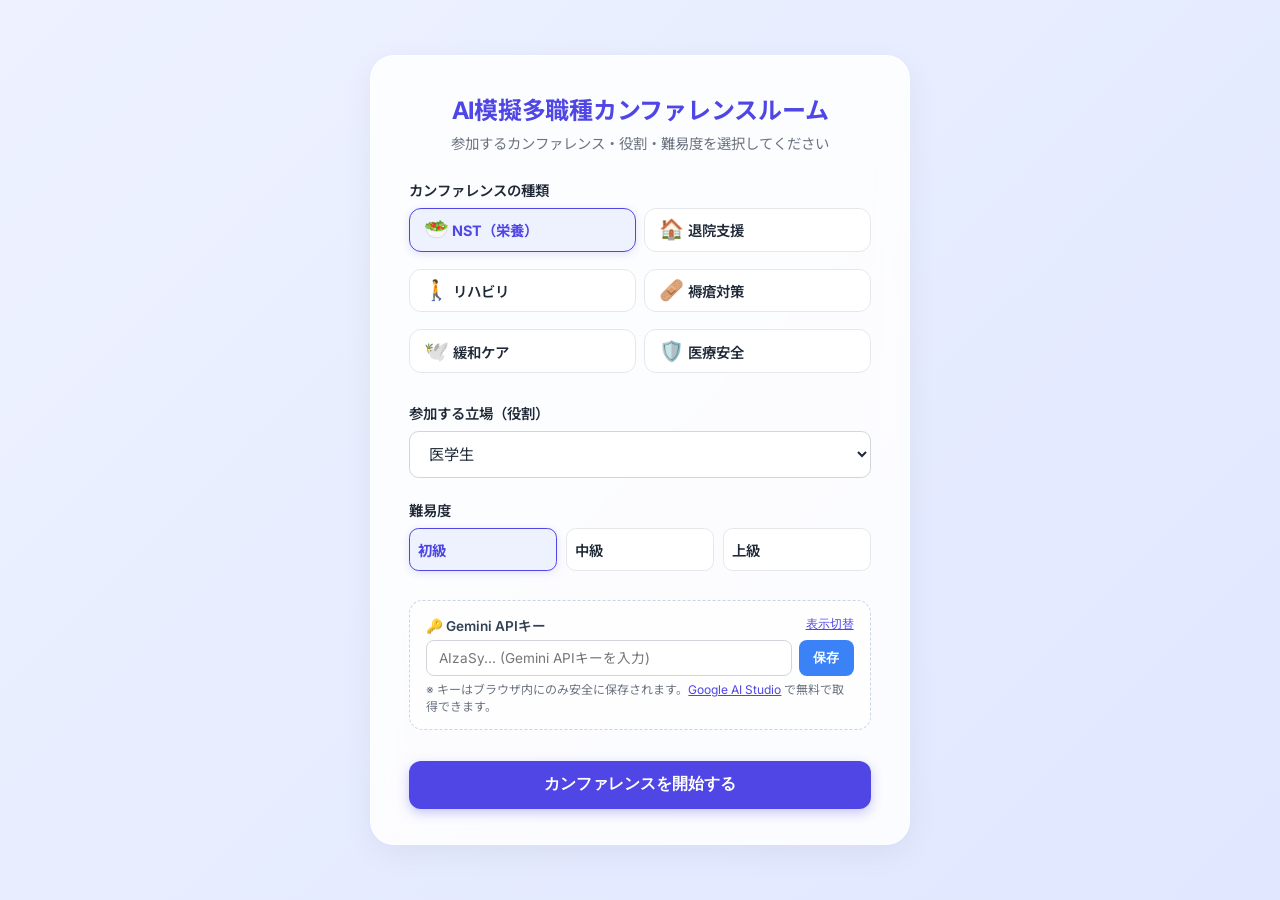
<file: index.html>
<!DOCTYPE html>
<html lang="ja">
<head>
  <meta charset="UTF-8">
  <meta name="viewport" content="width=device-width, initial-scale=1.0">
  <title>AI模擬多職種カンファレンスルーム</title>
  <link href="https://fonts.googleapis.com/css2?family=Inter:wght@400;500;600;700&family=Noto+Sans+JP:wght@400;500;700&display=swap" rel="stylesheet">
  <link rel="stylesheet" href="css/style.css">
</head>
<body>
  <div id="app">
    <!-- Setup Screen -->
    <div id="setup-screen" class="screen active">
      <div class="glass-panel setup-panel">
        <h1>AI模擬多職種カンファレンスルーム</h1>
        <p class="subtitle">参加するカンファレンス・役割・難易度を選択してください</p>
        
        <form id="setup-form" onsubmit="return false;">
          <!-- 1. カンファレンスの種類 -->
          <div class="form-group">
            <label>カンファレンスの種類</label>
            <div class="conference-buttons">
              <label class="conf-btn selected">
                <input type="radio" name="conference" value="nst" checked>
                <span class="conf-icon">🥗</span>
                <span class="conf-name">NST（栄養）</span>
              </label>

              <label class="conf-btn">
                <input type="radio" name="conference" value="discharge">
                <span class="conf-icon">🏠</span>
                <span class="conf-name">退院支援</span>
              </label>

              <label class="conf-btn">
                <input type="radio" name="conference" value="rehab">
                <span class="conf-icon">🚶</span>
                <span class="conf-name">リハビリ</span>
              </label>

              <label class="conf-btn">
                <input type="radio" name="conference" value="pressure_ulcer">
                <span class="conf-icon">🩹</span>
                <span class="conf-name">褥瘡対策</span>
              </label>

              <label class="conf-btn">
                <input type="radio" name="conference" value="palliative">
                <span class="conf-icon">🕊️</span>
                <span class="conf-name">緩和ケア</span>
              </label>

              <label class="conf-btn">
                <input type="radio" name="conference" value="safety">
                <span class="conf-icon">🛡️</span>
                <span class="conf-name">医療安全</span>
              </label>
            </div>
          </div>

          <!-- 2. 参加する立場（役割） -->
          <div class="form-group">
            <label for="role-select">参加する立場（役割）</label>
            <select id="role-select">
              <optgroup label="学生">
                <option value="医学生" selected>医学生</option>
                <option value="看護学生">看護学生</option>
                <option value="薬学生">薬学生</option>
                <option value="管理栄養士養成課程学生">管理栄養士養成課程学生</option>
                <option value="臨床検査技師養成課程学生">臨床検査技師養成課程学生</option>
                <option value="言語聴覚士（ST）養成課程学生">言語聴覚士（ST）養成課程学生</option>
                <option value="理学療法士（PT）養成課程学生">理学療法士（PT）養成課程学生</option>
                <option value="作業療法士（OT）養成課程学生">作業療法士（OT）養成課程学生</option>
                <option value="その他の学生">その他の医療・福祉系学生</option>
              </optgroup>
              <optgroup label="新人医療従事者">
                <option value="新人医師">新人医師</option>
                <option value="新人看護師">新人看護師</option>
                <option value="新人薬剤師">新人薬剤師</option>
                <option value="新人管理栄養士">新人管理栄養士</option>
                <option value="新人臨床検査技師">新人臨床検査技師</option>
                <option value="新人ST">新人ST</option>
                <option value="新人PT">新人PT</option>
                <option value="新人OT">新人OT</option>
                <option value="その他の新人">その他の新人医療・福祉職</option>
              </optgroup>
            </select>
          </div>

          <!-- 3. 難易度 -->
          <div class="form-group">
            <label>難易度</label>
            <div class="difficulty-buttons">
              <label class="diff-btn selected">
                <input type="radio" name="difficulty" value="beginner" checked>
                <span class="diff-dot beginner"></span>
                <span>初級</span>
              </label>
              <label class="diff-btn">
                <input type="radio" name="difficulty" value="intermediate">
                <span class="diff-dot intermediate"></span>
                <span>中級</span>
              </label>
              <label class="diff-btn">
                <input type="radio" name="difficulty" value="advanced">
                <span class="diff-dot advanced"></span>
                <span>上級</span>
              </label>
            </div>
          </div>

          <!-- 4. Gemini APIキー設定 -->
          <div class="form-group api-key-group">
            <div class="api-key-header">
              <label for="api-key-input">🔑 Gemini APIキー</label>
              <button type="button" id="toggle-key-visibility-btn" class="text-link-btn">表示切替</button>
            </div>
            <div class="api-key-input-wrapper">
              <input type="password" id="api-key-input" placeholder="AIzaSy... (Gemini APIキーを入力)" autocomplete="off">
              <button type="button" id="save-key-btn" class="btn-save-key">保存</button>
            </div>
            <p class="api-key-hint">
              ※ キーはブラウザ内にのみ安全に保存されます。<a href="https://aistudio.google.com/app/apikey" target="_blank" rel="noopener">Google AI Studio</a> で無料で取得できます。
            </p>
          </div>

          <button type="button" id="start-conference-btn" class="btn-primary">カンファレンスを開始する</button>
        </form>
      </div>
    </div>

    <!-- Conference Screen -->
    <div id="conference-screen" class="screen">
      <header class="chat-header glass-panel">
        <div class="header-left">
          <button id="back-to-setup-btn" class="btn-back" title="カンファレンス選択に戻る">
            <svg viewBox="0 0 24 24" width="18" height="18" fill="none" stroke="currentColor" stroke-width="2.5" stroke-linecap="round" stroke-linejoin="round"><line x1="19" y1="12" x2="5" y2="12"></line><polyline points="12 19 5 12 12 5"></polyline></svg>
            <span>選択に戻る</span>
          </button>
          <div class="header-info">
            <h2 id="conference-header-title">カンファレンス</h2>
            <span id="current-role-badge" class="badge"></span>
            <span id="current-difficulty-badge" class="badge outline"></span>
          </div>
        </div>
      </header>

      <div class="conference-layout">
        <!-- Sidebar for Patient Info -->
        <aside class="sidebar glass-panel">
          <div class="sidebar-header">
            <h3>症例情報</h3>
          </div>
          <div class="sidebar-content" id="patient-info-content">
            <!-- Populated via JS -->
          </div>
        </aside>

        <!-- Main Chat Area -->
        <main class="chat-wrapper">
          <div id="chat-container" class="chat-container">
            <div class="message system">
              <div class="message-content">カンファレンスが開始されました。</div>
            </div>
          </div>

          <div id="typing-indicator" class="typing-indicator hidden">
            <span></span><span></span><span></span>
          </div>

          <div id="status-bar" class="status-bar"></div>

          <footer class="chat-input-area glass-panel">
            <div class="chat-input-header">
              <span class="target-label">相手:</span>
              <select id="target-select" class="target-select">
                <!-- Populated dynamically via JS -->
              </select>
            </div>
            <div class="chat-input-row">
              <button id="mic-btn" class="btn-icon" title="音声入力">
                <svg viewBox="0 0 24 24" width="22" height="22" stroke="currentColor" stroke-width="2" fill="none" stroke-linecap="round" stroke-linejoin="round"><path d="M12 2a3 3 0 0 0-3 3v7a3 3 0 0 0 6 0V5a3 3 0 0 0-3-3Z"></path><path d="M19 10v2a7 7 0 0 1-14 0v-2"></path><line x1="12" y1="19" x2="12" y2="22"></line></svg>
              </button>
              <textarea id="message-input" rows="1" placeholder="メッセージを入力..."></textarea>
              <button id="send-btn" class="btn-icon" title="送信">
                <svg viewBox="0 0 24 24" width="20" height="20" stroke="currentColor" stroke-width="2" fill="none" stroke-linecap="round" stroke-linejoin="round"><line x1="22" y1="2" x2="11" y2="13"></line><polygon points="22 2 15 22 11 13 2 9 22 2"></polygon></svg>
              </button>
            </div>
          </footer>
        </main>
      </div>
    </div>
  </div>

  <script src="js/scenarios.js?v=2"></script>
  <script src="js/api.js?v=2"></script>
  <script src="js/speech.js?v=2"></script>
  <script src="js/ui.js?v=2"></script>
  <script src="js/app.js?v=2"></script>
</body>
</html>
</file>
<file: css/style.css>
:root {
  --primary-color: #4F46E5;
  --primary-hover: #4338CA;
  --primary-light: #EEF2FF;
  --bg-gradient-start: #EEF2FF;
  --bg-gradient-end: #E0E7FF;
  --glass-bg: rgba(255, 255, 255, 0.85);
  --glass-border: rgba(255, 255, 255, 0.7);
  --text-main: #1F2937;
  --text-muted: #6B7280;
  --msg-user-bg: #4F46E5;
  --msg-user-text: #FFFFFF;
  --msg-ai-bg: #FFFFFF;
  --msg-ai-text: #1F2937;
  --msg-system-bg: transparent;
  --msg-system-text: #6B7280;
  --danger-color: #EF4444;
  --success-color: #10B981;
  --warning-color: #F59E0B;
}

* {
  box-sizing: border-box;
  margin: 0;
  padding: 0;
}

html, body {
  height: 100%;
  overflow: hidden;
}

body {
  font-family: 'Inter', 'Noto Sans JP', sans-serif;
  color: var(--text-main);
  background: linear-gradient(135deg, var(--bg-gradient-start), var(--bg-gradient-end));
  display: flex;
  justify-content: center;
  align-items: center;
}

#app {
  width: 100%;
  height: 100%;
  max-width: 1200px;
  position: relative;
  overflow: hidden;
}

/* Screens */
.screen {
  display: none;
  width: 100%;
  height: 100%;
  flex-direction: column;
}

.screen.active {
  display: flex;
}

/* Glassmorphism utility */
.glass-panel {
  background: var(--glass-bg);
  backdrop-filter: blur(14px);
  -webkit-backdrop-filter: blur(14px);
  border: 1px solid var(--glass-border);
  box-shadow: 0 8px 32px rgba(0, 0, 0, 0.06);
}

/* ===================================================
   Setup Screen (Clean & Simple)
   =================================================== */
#setup-screen {
  overflow-y: auto;
  padding: 1.5rem 1rem;
  display: none;
  justify-content: center;
  align-items: center;
}

#setup-screen.active {
  display: flex;
}

.setup-panel {
  padding: 2.2rem 2.4rem;
  border-radius: 1.5rem;
  width: 100%;
  max-width: 540px;
  text-align: center;
}

.setup-panel h1 {
  font-size: 1.5rem;
  margin-bottom: 0.4rem;
  color: var(--primary-color);
  font-weight: 700;
  letter-spacing: -0.01em;
}

.setup-panel .subtitle {
  color: var(--text-muted);
  margin-bottom: 1.6rem;
  font-size: 0.9rem;
}

.form-group {
  margin-bottom: 1.3rem;
  text-align: left;
}

.form-group label {
  display: block;
  font-weight: 600;
  margin-bottom: 0.5rem;
  font-size: 0.9rem;
  color: var(--text-main);
}

/* 1. Conference Buttons Grid */
.conference-buttons {
  display: grid;
  grid-template-columns: repeat(2, 1fr);
  gap: 0.55rem;
}

.conf-btn {
  display: flex;
  align-items: center;
  gap: 0.55rem;
  padding: 0.65rem 0.85rem;
  background: rgba(255, 255, 255, 0.85);
  border: 1.5px solid #E5E7EB;
  border-radius: 0.75rem;
  cursor: pointer;
  font-size: 0.88rem;
  font-weight: 500;
  color: var(--text-main);
  transition: all 0.2s ease;
  user-select: none;
}

.conf-btn input[type="radio"],
.diff-btn input[type="radio"] {
  display: none;
}

.conf-btn:hover {
  background: white;
  border-color: var(--primary-color);
  transform: translateY(-1px);
}

.conf-btn.selected,
.conf-btn:has(input:checked) {
  background: #EEF2FF;
  border-color: var(--primary-color);
  color: var(--primary-color);
  font-weight: 700;
  box-shadow: 0 2px 8px rgba(79, 70, 229, 0.15);
}

.conf-icon {
  font-size: 1.25rem;
  line-height: 1;
}

.conf-name {
  white-space: nowrap;
  overflow: hidden;
  text-overflow: ellipsis;
}

/* 2. Select */
select {
  width: 100%;
  padding: 0.75rem 0.9rem;
  border-radius: 0.6rem;
  border: 1.5px solid #D1D5DB;
  background: white;
  font-family: inherit;
  font-size: 0.95rem;
  color: var(--text-main);
  outline: none;
  transition: border-color 0.2s, box-shadow 0.2s;
  cursor: pointer;
}

select:focus {
  border-color: var(--primary-color);
  box-shadow: 0 0 0 3px rgba(79, 70, 229, 0.12);
}

/* 3. Difficulty Buttons */
.difficulty-buttons {
  display: grid;
  grid-template-columns: repeat(3, 1fr);
  gap: 0.55rem;
}

.diff-btn {
  display: flex;
  align-items: center;
  justify-content: center;
  gap: 0.4rem;
  padding: 0.65rem 0.5rem;
  background: rgba(255, 255, 255, 0.85);
  border: 1.5px solid #E5E7EB;
  border-radius: 0.6rem;
  cursor: pointer;
  font-size: 0.88rem;
  font-weight: 500;
  color: var(--text-main);
  transition: all 0.2s ease;
  user-select: none;
}

.diff-btn:hover {
  background: white;
  border-color: var(--primary-color);
}

.diff-btn.selected,
.diff-btn:has(input:checked) {
  background: #EEF2FF;
  border-color: var(--primary-color);
  color: var(--primary-color);
  font-weight: 700;
  box-shadow: 0 2px 8px rgba(79, 70, 229, 0.15);
}

.diff-dot {
  width: 8px;
  height: 8px;
  border-radius: 50%;
}
.diff-dot.beginner { background: #10B981; }
.diff-dot.intermediate { background: #F59E0B; }
.diff-dot.advanced { background: #EF4444; }

/* 4. API Key Group */
.api-key-group {
  background: rgba(255, 255, 255, 0.6);
  border: 1px dashed #CBD5E1;
  border-radius: 0.85rem;
  padding: 0.85rem 1rem;
  margin-top: 1rem;
}

.api-key-header {
  display: flex;
  justify-content: space-between;
  align-items: center;
  margin-bottom: 0.35rem;
}

.api-key-header label {
  margin-bottom: 0;
  font-size: 0.85rem;
  color: #334155;
}

.text-link-btn {
  background: none;
  border: none;
  color: var(--primary-color);
  font-size: 0.78rem;
  cursor: pointer;
  text-decoration: underline;
  padding: 0;
}

.text-link-btn:hover {
  color: var(--primary-hover);
}

.api-key-input-wrapper {
  display: flex;
  gap: 0.4rem;
}

.api-key-input-wrapper input {
  flex: 1;
  padding: 0.55rem 0.75rem;
  border-radius: 0.5rem;
  border: 1.5px solid #D1D5DB;
  font-family: inherit;
  font-size: 0.85rem;
  background: white;
  outline: none;
  transition: border-color 0.2s;
}

.api-key-input-wrapper input:focus {
  border-color: var(--primary-color);
}

.btn-save-key {
  padding: 0.55rem 0.9rem;
  background: #3B82F6;
  color: white;
  border: none;
  border-radius: 0.5rem;
  font-size: 0.82rem;
  font-weight: 600;
  cursor: pointer;
  transition: background 0.2s;
}

.btn-save-key:hover {
  background: #2563EB;
}

.btn-save-key.saved {
  background: #10B981;
}

.api-key-hint {
  font-size: 0.75rem;
  color: var(--text-muted);
  margin-top: 0.4rem;
  line-height: 1.4;
}

.api-key-hint a {
  color: var(--primary-color);
  text-decoration: underline;
}

/* Primary Button */
.btn-primary {
  width: 100%;
  margin-top: 0.6rem;
  padding: 0.85rem;
  border-radius: 0.75rem;
  border: none;
  background: var(--primary-color);
  color: white;
  font-size: 1rem;
  font-weight: 600;
  cursor: pointer;
  transition: background 0.2s, transform 0.1s;
  box-shadow: 0 4px 12px rgba(79, 70, 229, 0.3);
}

.btn-primary:hover {
  background: var(--primary-hover);
  transform: translateY(-1px);
}

/* ===================================================
   Conference Screen
   =================================================== */
#conference-screen {
  padding: 0.75rem;
  gap: 0.75rem;
}

.chat-header {
  padding: 0.75rem 1.25rem;
  border-radius: 1rem;
  display: flex;
  justify-content: space-between;
  align-items: center;
  flex-shrink: 0;
}

.header-left {
  display: flex;
  align-items: center;
  gap: 1rem;
  flex-wrap: wrap;
}

.btn-back {
  background: rgba(255, 255, 255, 0.85);
  border: 1px solid var(--glass-border);
  padding: 0.4rem 0.8rem;
  border-radius: 0.6rem;
  color: var(--text-main);
  display: inline-flex;
  align-items: center;
  gap: 0.4rem;
  font-size: 0.82rem;
  font-weight: 600;
  cursor: pointer;
  transition: all 0.2s;
}

.btn-back:hover {
  background: white;
  border-color: var(--primary-color);
  color: var(--primary-color);
  transform: translateX(-2px);
}

.header-info {
  display: flex;
  align-items: center;
  gap: 0.6rem;
  flex-wrap: wrap;
}

.header-info h2 {
  font-size: 1.15rem;
  font-weight: 700;
  color: #111827;
}

.badge {
  font-size: 0.75rem;
  padding: 0.25rem 0.6rem;
  border-radius: 9999px;
  background: var(--primary-color);
  color: white;
  font-weight: 600;
}

.badge.outline {
  background: transparent;
  border: 1px solid var(--primary-color);
  color: var(--primary-color);
}

/* Conference Layout */
.conference-layout {
  flex: 1;
  display: flex;
  gap: 0.75rem;
  overflow: hidden;
}

/* Sidebar */
.sidebar {
  width: 320px;
  border-radius: 1rem;
  display: flex;
  flex-direction: column;
  overflow: hidden;
  flex-shrink: 0;
}

.sidebar-header {
  padding: 0.9rem 1.2rem;
  border-bottom: 1px solid var(--glass-border);
}

.sidebar-header h3 {
  font-size: 0.95rem;
  font-weight: 700;
  color: #111827;
}

.sidebar-content {
  flex: 1;
  overflow-y: auto;
  padding: 1rem 1.2rem;
  display: flex;
  flex-direction: column;
  gap: 1rem;
  font-size: 0.85rem;
}

.patient-info-section {
  display: flex;
  flex-direction: column;
  gap: 0.35rem;
}

.patient-info-section h4 {
  font-size: 0.85rem;
  font-weight: 700;
  color: var(--primary-color);
  border-bottom: 1px solid rgba(79, 70, 229, 0.15);
  padding-bottom: 0.25rem;
  margin-bottom: 0.25rem;
}

.patient-info-section ul {
  padding-left: 1.3rem;
  display: flex;
  flex-direction: column;
  gap: 0.25rem;
}

/* Character Cards in Sidebar */
.character-list {
  display: flex;
  flex-direction: column;
  gap: 0.55rem;
  margin-top: 0.25rem;
}

.character-card {
  background: rgba(255, 255, 255, 0.65);
  border: 1px solid var(--glass-border);
  border-radius: 0.6rem;
  padding: 0.55rem 0.7rem;
  transition: background 0.2s, transform 0.15s;
}

.character-card:hover {
  background: rgba(255, 255, 255, 0.95);
  transform: translateY(-1px);
}

.character-header {
  display: flex;
  align-items: center;
  gap: 0.45rem;
  margin-bottom: 0.2rem;
}

.character-icon {
  font-size: 1.15rem;
  line-height: 1;
}

.character-titles {
  display: flex;
  flex-direction: column;
}

.character-name {
  font-weight: 700;
  font-size: 0.85rem;
  color: var(--text-main);
}

.character-role {
  font-size: 0.7rem;
  color: var(--text-muted);
}

.character-desc {
  font-size: 0.75rem;
  color: #4B5563;
  line-height: 1.35;
}

/* Main Chat Area */
.chat-wrapper {
  flex: 1;
  display: flex;
  flex-direction: column;
  border-radius: 1rem;
  background: rgba(255, 255, 255, 0.45);
  border: 1px solid var(--glass-border);
  overflow: hidden;
}

.chat-container {
  flex: 1;
  overflow-y: auto;
  padding: 1rem 1.25rem;
  display: flex;
  flex-direction: column;
  gap: 0.75rem;
  scroll-behavior: smooth;
}

/* Messages */
.message {
  display: flex;
  flex-direction: column;
  max-width: 82%;
  animation: fadeIn 0.25s ease;
}

@keyframes fadeIn {
  from { opacity: 0; transform: translateY(8px); }
  to { opacity: 1; transform: translateY(0); }
}

.message.user {
  align-self: flex-end;
}

.message.ai {
  align-self: flex-start;
}

.message.system {
  align-self: center;
  text-align: center;
  max-width: 90%;
}

.message-sender {
  font-size: 0.8rem;
  color: var(--text-muted);
  margin-bottom: 0.25rem;
  margin-left: 0.5rem;
  font-weight: 600;
}

.message.user .message-sender {
  text-align: right;
  margin-right: 0.5rem;
}

.message-content {
  padding: 0.75rem 1rem;
  border-radius: 1rem;
  line-height: 1.6;
  word-break: break-word;
  white-space: pre-wrap;
  font-size: 0.95rem;
}

.message.user .message-content {
  background: var(--msg-user-bg);
  color: var(--msg-user-text);
  border-bottom-right-radius: 0.25rem;
  box-shadow: 0 2px 8px rgba(79, 70, 229, 0.25);
}

.message.ai .message-content {
  background: var(--msg-ai-bg);
  color: var(--msg-ai-text);
  border-bottom-left-radius: 0.25rem;
  box-shadow: 0 2px 8px rgba(0, 0, 0, 0.05);
  border-left: 4px solid #D1D5DB;
}

/* Role-specific AI Message Colors */
.message.doctor .message-content {
  background: #EEF2FF;
  border-left-color: #4F46E5;
}
.message.nurse .message-content {
  background: #FFF1F2;
  border-left-color: #F43F5E;
}
.message.dietitian .message-content {
  background: #F0FDF4;
  border-left-color: #22C55E;
}
.message.pharmacist .message-content {
  background: #F0F9FF;
  border-left-color: #0EA5E9;
}
.message.technician .message-content {
  background: #F5F3FF;
  border-left-color: #8B5CF6;
}
.message.st .message-content {
  background: #FEFCE8;
  border-left-color: #EAB308;
}
.message.pt .message-content {
  background: #ECFEFF;
  border-left-color: #06B6D4;
}
.message.ot .message-content {
  background: #FDF4FF;
  border-left-color: #D946EF;
}
.message.msw .message-content {
  background: #FFF7ED;
  border-left-color: #F97316;
}
.message.woc .message-content {
  background: #FDF2F8;
  border-left-color: #EC4899;
}
.message.safety .message-content {
  background: #F1F5F9;
  border-left-color: #64748B;
}

.message.system .message-content {
  background: var(--msg-system-bg);
  color: var(--msg-system-text);
  font-size: 0.85rem;
  padding: 0.4rem;
}

/* Retry Button */
.retry-btn {
  display: inline-block;
  margin-top: 0.5rem;
  padding: 0.4rem 1rem;
  background: var(--primary-color);
  color: white;
  border: none;
  border-radius: 0.5rem;
  cursor: pointer;
  font-size: 0.85rem;
  transition: background 0.2s;
}
.retry-btn:hover {
  background: var(--primary-hover);
}

/* Typing Indicator */
.typing-indicator {
  display: flex;
  align-items: center;
  gap: 0.25rem;
  padding: 0.5rem 1.25rem;
  margin-left: 1.25rem;
  margin-bottom: 0.25rem;
  background: var(--msg-ai-bg);
  border-radius: 1rem;
  width: fit-content;
  box-shadow: 0 2px 8px rgba(0, 0, 0, 0.05);
  flex-shrink: 0;
}

.typing-indicator.hidden {
  display: none;
}

.typing-indicator span {
  width: 6px;
  height: 6px;
  background: var(--primary-color);
  border-radius: 50%;
  animation: typing 1s infinite alternate;
}

.typing-indicator span:nth-child(2) { animation-delay: 0.2s; }
.typing-indicator span:nth-child(3) { animation-delay: 0.4s; }

@keyframes typing {
  from { opacity: 0.4; transform: scale(0.8); }
  to { opacity: 1; transform: scale(1.2); }
}

/* Chat Input Area */
.chat-input-area {
  margin: 0 0.5rem 0.5rem 0.5rem;
  padding: 0.6rem 0.85rem;
  border-radius: 1rem;
  display: flex;
  flex-direction: column;
  gap: 0.5rem;
  flex-shrink: 0;
}

.chat-input-header {
  display: flex;
  align-items: center;
  gap: 0.5rem;
  padding: 0 0.25rem;
}

.target-label {
  font-size: 0.8rem;
  font-weight: 600;
  color: var(--text-muted);
}

.target-select {
  font-size: 0.85rem;
  padding: 0.3rem 0.6rem;
  border-radius: 0.5rem;
  border: 1px solid #D1D5DB;
  background: white;
  color: var(--text-main);
  outline: none;
  cursor: pointer;
  transition: border-color 0.2s;
}

.target-select:focus {
  border-color: var(--primary-color);
}

.chat-input-row {
  display: flex;
  align-items: flex-end;
  gap: 0.5rem;
}

.btn-icon {
  width: 40px;
  height: 40px;
  border-radius: 50%;
  border: none;
  background: rgba(255, 255, 255, 0.8);
  color: var(--text-main);
  display: flex;
  align-items: center;
  justify-content: center;
  cursor: pointer;
  transition: all 0.2s;
  flex-shrink: 0;
}

.btn-icon:hover {
  background: white;
  color: var(--primary-color);
  box-shadow: 0 2px 8px rgba(0, 0, 0, 0.1);
}

.btn-icon#send-btn {
  background: var(--primary-color);
  color: white;
}

.btn-icon#send-btn:hover {
  background: var(--primary-hover);
}

.btn-icon#send-btn:disabled,
.btn-icon#mic-btn:disabled {
  opacity: 0.4;
  cursor: not-allowed;
}

.btn-icon.recording {
  background: #FEE2E2;
  color: #EF4444;
  animation: pulse 1.5s infinite;
}

@keyframes pulse {
  0% { transform: scale(1); }
  50% { transform: scale(1.08); }
  100% { transform: scale(1); }
}

#message-input {
  flex: 1;
  border: 1.5px solid #D1D5DB;
  border-radius: 0.75rem;
  padding: 0.6rem 0.9rem;
  font-family: inherit;
  font-size: 0.95rem;
  resize: none;
  min-height: 40px;
  max-height: 100px;
  line-height: 1.4;
  outline: none;
  transition: border-color 0.2s, box-shadow 0.2s;
  background: white;
}

#message-input:focus {
  border-color: var(--primary-color);
  box-shadow: 0 0 0 3px rgba(79, 70, 229, 0.12);
}

/* ===================================================
   Responsive Design (Tablet & Mobile)
   =================================================== */
@media (max-width: 900px) {
  .conference-layout {
    flex-direction: column;
  }

  .sidebar {
    width: 100%;
    max-height: 220px;
  }
}

@media (max-width: 600px) {
  #setup-screen {
    padding: 0.75rem 0.5rem;
  }

  .setup-panel {
    padding: 1.5rem 1rem;
    border-radius: 1rem;
  }

  .setup-panel h1 {
    font-size: 1.3rem;
  }

  .conference-buttons {
    grid-template-columns: 1fr;
  }

  .header-left {
    gap: 0.5rem;
  }

  .header-info h2 {
    font-size: 1rem;
  }

  .message {
    max-width: 92%;
  }
}
</file>
